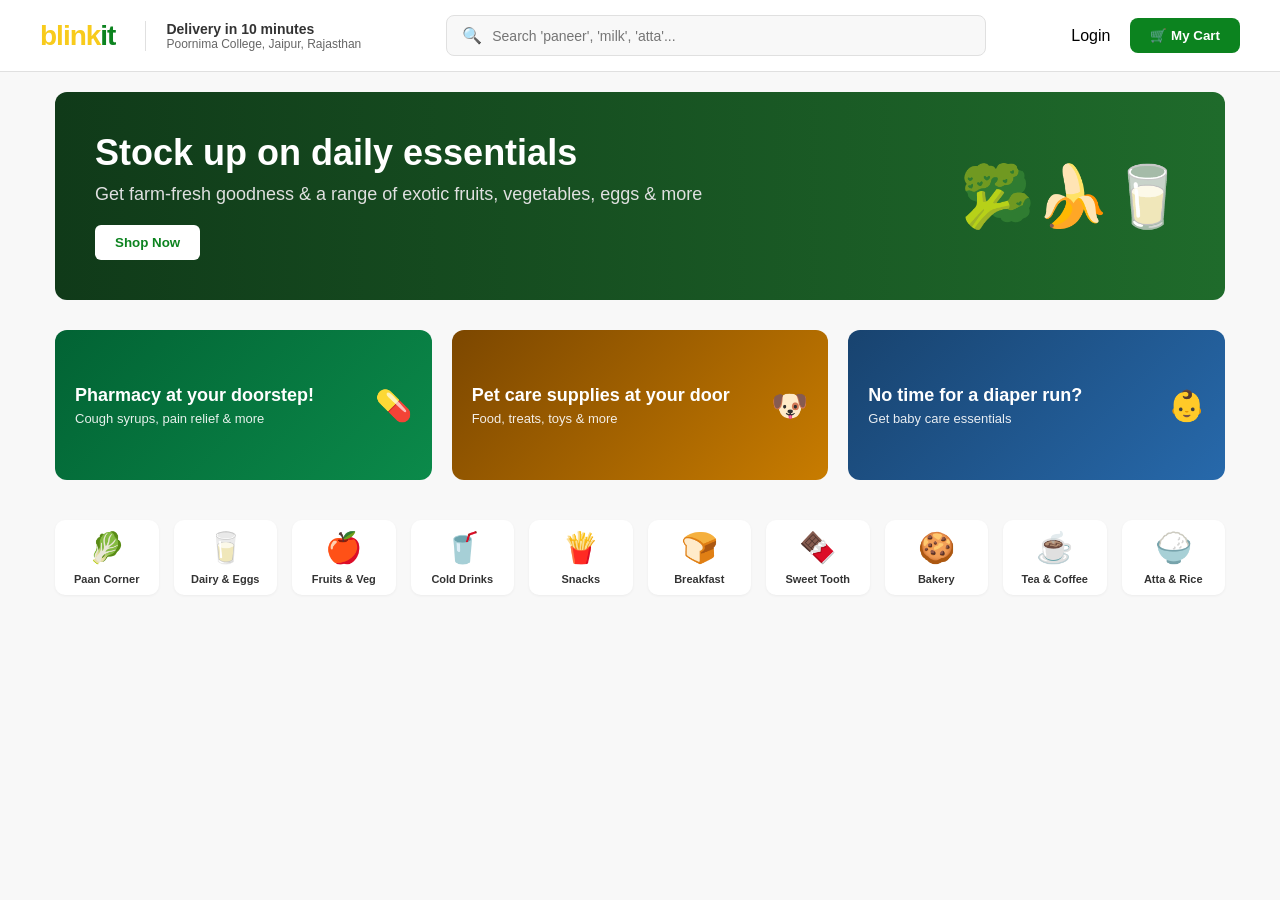
<file: Blinkit/index.html>
<!DOCTYPE html>
<html lang="en">
<head>
    <meta charset="UTF-8">
    <meta name="viewport" content="width=device-width, initial-scale=1.0">
    <title>Blinkit Clone</title>
    <!-- Link to the external CSS file -->
    <link rel="stylesheet" href="style.css">
</head>
<body>

    <!-- Header -->
    <header>
        <div class="header-left">
            <div class="logo">blink<span>it</span></div>
            <div class="location-box">
                <h4>Delivery in 10 minutes</h4>
                <p>Poornima College, Jaipur, Rajasthan</p>
            </div>
        </div>
        
        <div class="search-bar">
            <span>🔍</span> <input type="text" placeholder="Search 'paneer', 'milk', 'atta'...">
        </div>

        <div class="auth-buttons">
            <button class="login-btn">Login</button>
            <button class="cart-btn">🛒 My Cart</button>
        </div>
    </header>

    <!-- Main Content -->
    <div class="container">
        
        <!-- Hero Banner -->
        <div class="banner">
            <div class="banner-text">
                <h1>Stock up on daily essentials</h1>
                <p>Get farm-fresh goodness & a range of exotic fruits, vegetables, eggs & more</p>
                <button class="shop-btn">Shop Now</button>
            </div>
            <div class="banner-icons">🥦🍌🥛</div>
        </div>

        <!-- 3 Promo Cards -->
        <div class="promo-grid">
            <div class="promo-card card-1">
                <div>
                    <h3>Pharmacy at your doorstep!</h3>
                    <p>Cough syrups, pain relief & more</p>
                </div>
                <div>💊</div>
            </div>
            <div class="promo-card card-2">
                <div>
                    <h3>Pet care supplies at your door</h3>
                    <p>Food, treats, toys & more</p>
                </div>
                <div>🐶</div>
            </div>
            <div class="promo-card card-3">
                <div>
                    <h3>No time for a diaper run?</h3>
                    <p>Get baby care essentials</p>
                </div>
                <div>👶</div>
            </div>
        </div>

        <!-- Category Grid Row -->
        <div class="category-grid">
            <div class="category-item"><div class="cat-icon">🥬</div><span>Paan Corner</span></div>
            <div class="category-item"><div class="cat-icon">🥛</div><span>Dairy & Eggs</span></div>
            <div class="category-item"><div class="cat-icon">🍎</div><span>Fruits & Veg</span></div>
            <div class="category-item"><div class="cat-icon">🥤</div><span>Cold Drinks</span></div>
            <div class="category-item"><div class="cat-icon">🍟</div><span>Snacks</span></div>
            <div class="category-item"><div class="cat-icon">🍞</div><span>Breakfast</span></div>
            <div class="category-item"><div class="cat-icon">🍫</div><span>Sweet Tooth</span></div>
            <div class="category-item"><div class="cat-icon">🍪</div><span>Bakery</span></div>
            <div class="category-item"><div class="cat-icon">☕</div><span>Tea & Coffee</span></div>
            <div class="category-item"><div class="cat-icon">🍚</div><span>Atta & Rice</span></div>
        </div>

    </div>

</body>
</html>
</file>
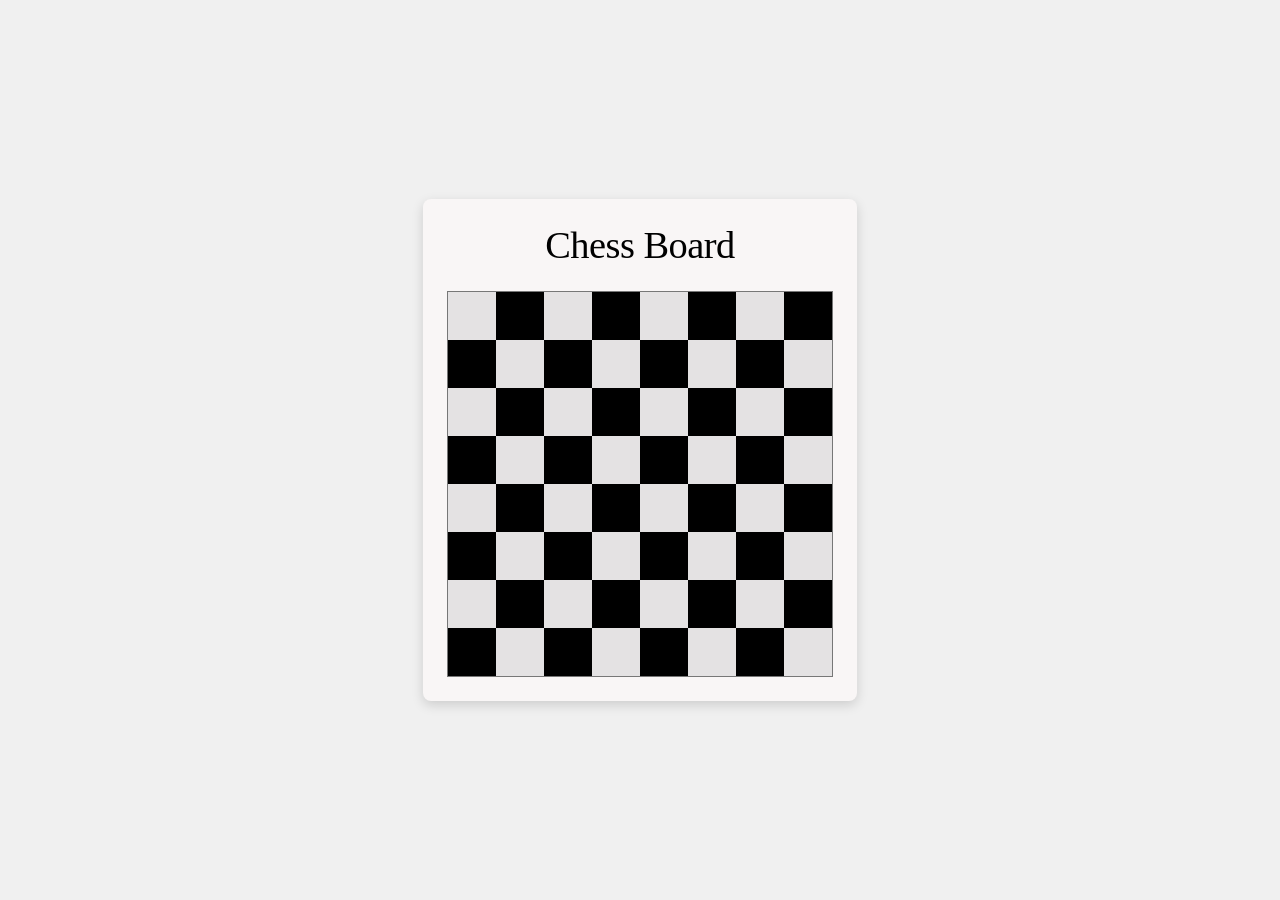
<file: chess/index.html>
<!DOCTYPE html>
<html lang="en">
<head>
  <meta charset="UTF-8">
  <meta name="viewport" content="width=device-width, initial-scale=1.0">
  <title>GeeksforGeeks Chessboard</title>
  <!-- Link to the external CSS file -->
  <link rel="stylesheet" href="style.css">
</head>
<body>

  <div class="container">
    <h1 class="logo-heading">Chess Board</h1>
    
    <div class="chessboard">
      <!-- Row 1 -->
      <div class="square light"></div><div class="square dark"></div><div class="square light"></div><div class="square dark"></div><div class="square light"></div><div class="square dark"></div><div class="square light"></div><div class="square dark"></div>
      <!-- Row 2 -->
      <div class="square dark"></div><div class="square light"></div><div class="square dark"></div><div class="square light"></div><div class="square dark"></div><div class="square light"></div><div class="square dark"></div><div class="square light"></div>
      <!-- Row 3 -->
      <div class="square light"></div><div class="square dark"></div><div class="square light"></div><div class="square dark"></div><div class="square light"></div><div class="square dark"></div><div class="square light"></div><div class="square dark"></div>
      <!-- Row 4 -->
      <div class="square dark"></div><div class="square light"></div><div class="square dark"></div><div class="square light"></div><div class="square dark"></div><div class="square light"></div><div class="square dark"></div><div class="square light"></div>
      <!-- Row 5 -->
      <div class="square light"></div><div class="square dark"></div><div class="square light"></div><div class="square dark"></div><div class="square light"></div><div class="square dark"></div><div class="square light"></div><div class="square dark"></div>
      <!-- Row 6 -->
      <div class="square dark"></div><div class="square light"></div><div class="square dark"></div><div class="square light"></div><div class="square dark"></div><div class="square light"></div><div class="square dark"></div><div class="square light"></div>
      <!-- Row 7 -->
      <div class="square light"></div><div class="square dark"></div><div class="square light"></div><div class="square dark"></div><div class="square light"></div><div class="square dark"></div><div class="square light"></div><div class="square dark"></div>
      <!-- Row 8 -->
      <div class="square dark"></div><div class="square light"></div><div class="square dark"></div><div class="square light"></div><div class="square dark"></div><div class="square light"></div><div class="square dark"></div><div class="square light"></div>
    </div>
  </div>

</body>
</html>
</file>
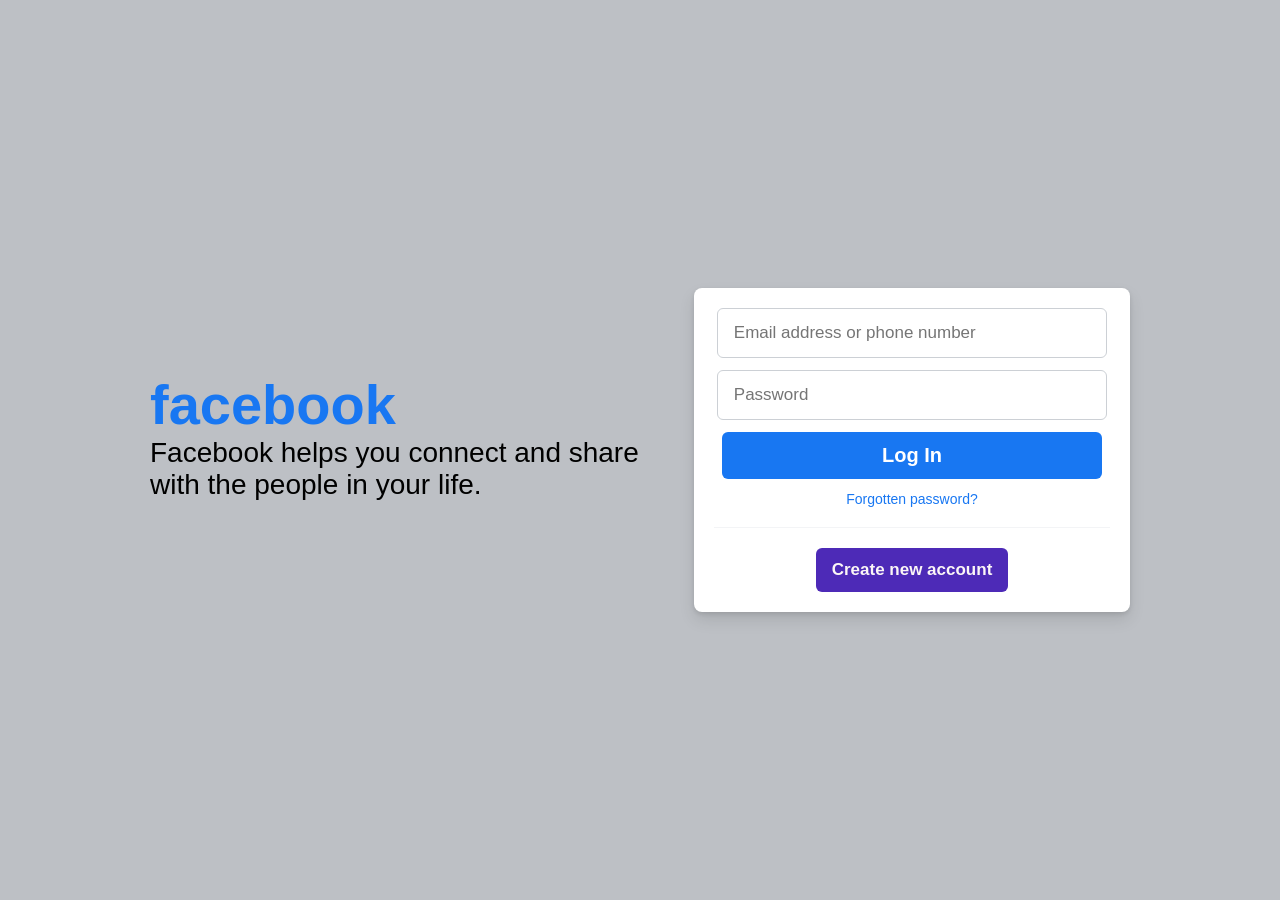
<file: Facebook/index.html>
<!DOCTYPE html>
<html>
<head>
    <title>Facebook - log in or sign up</title>
    <style>
        body {
            font-family: Helvetica, Arial, sans-serif;
            background-color: #bdc0c5;
            display: flex;
            justify-content: center;
            align-items: center;
            height: 100vh;
            margin: 0;
        }
        .container {
            display: flex;
            justify-content: space-between;
            align-items: center;
            width: 980px;
        }
        .left-side {
            width: 500px;
            padding-right: 32px;
        }
        .left-side h1 {
            color: #1877f2;
            font-size: 56px;
            margin: 0;
        }
        .left-side p {
            font-size: 28px;
            line-height: 32px;
            margin-top: 0;
        }
        .right-side {
            width: 396px;
            background-color: #ffffff;
            padding: 20px;
            border-radius: 8px;
            box-shadow: 0 2px 4px rgba(0, 0, 0, 0.1), 0 8px 16px rgba(0, 0, 0, 0.1);
            text-align: center;
        }
        .right-side input {
            width: 90%;
            padding: 14px 16px;
            font-size: 17px;
            border: 1px solid #ccd0d5;
            border-radius: 6px;
            margin-bottom: 12px;
        }
        .login-btn {
            width: 96%;
            background-color: #1877f2;
            color: white;
            border: none;
            border-radius: 6px;
            font-size: 20px;
            font-weight: bold;
            padding: 12px;
            cursor: pointer;
            margin-bottom: 12px;
        }
        .login-btn:hover {
            background-color: #166fe5;
        }
        .forgot-link {
            display: block;
            color: #1877f2;
            font-size: 14px;
            text-decoration: none;
            margin-bottom: 20px;
        }
        .forgot-link:hover {
            text-decoration: underline;
        }
        hr {
            border: none;
            border-top: 1px solid #f3f4f6;
            margin-bottom: 20px;
        }
        .create-btn {
            background-color: #4d2ab7;
            color: rgb(251, 246, 246);
            border: none;
            border-radius: 6px;
            font-size: 17px;
            font-weight: bold;
            padding: 12px 16px;
            cursor: pointer;
        }
        .create-btn:hover {
            background-color: #36a420;
        }
    </style>
</head>
<body>

    <div class="container">
        <!-- Left Side: Branding -->
        <div class="left-side">
            <h1>facebook</h1>
            <p>Facebook helps you connect and share with the people in your life.</p>
        </div>

        <!-- Right Side: Login Box -->
        <div class="right-side">
            <form>
                <input type="text" name="email" placeholder="Email address or phone number"><br>
                <input type="password" name="password" placeholder="Password"><br>
                <button type="submit" class="login-btn">Log In</button>
            </form>

            <a href="#" class="forgot-link">Forgotten password?</a>
            
            <hr>
            
            <button class="create-btn">Create new account</button>
        </div>
    </div>

</body>
</html>
</file>
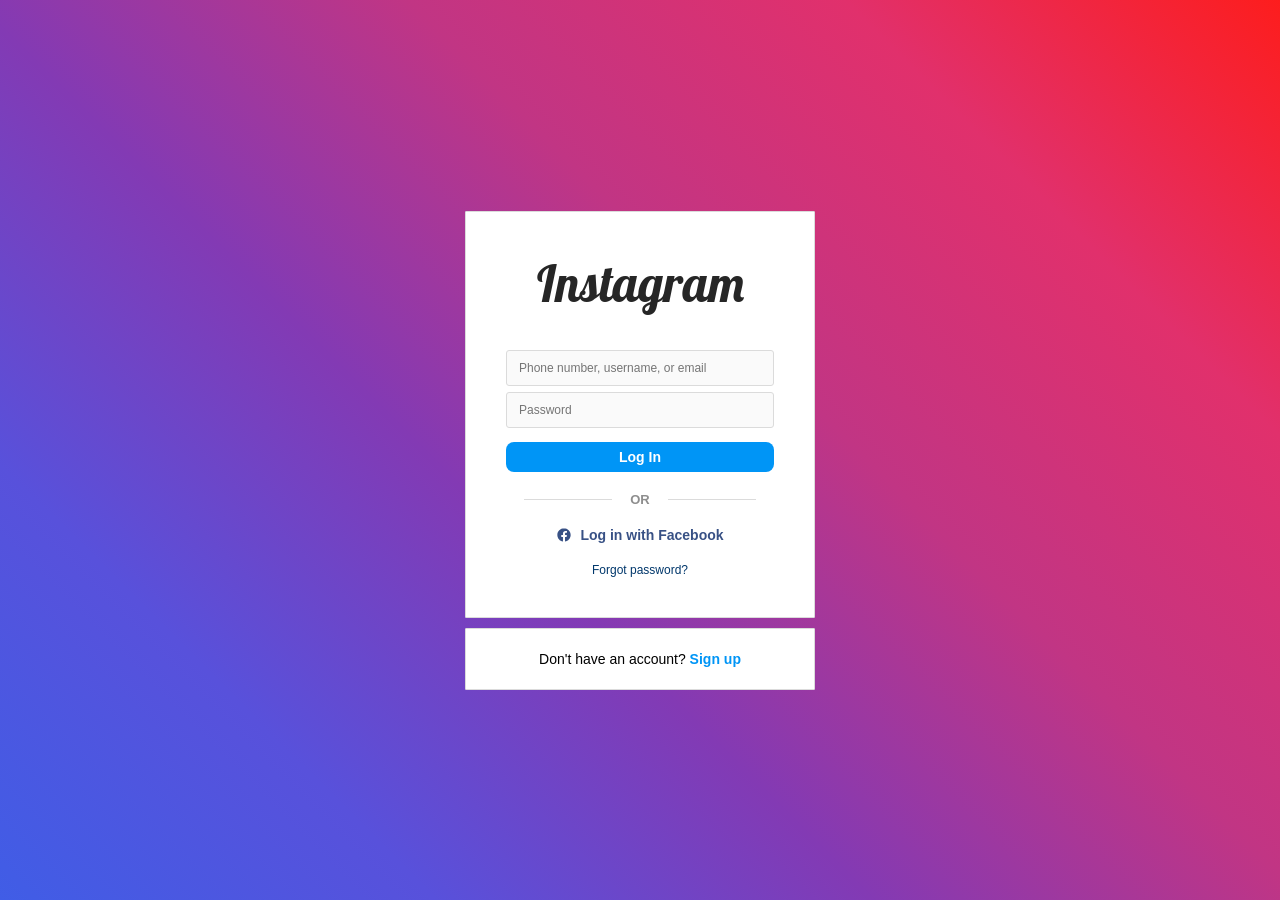
<file: Instagram/index.html>
<!DOCTYPE html>
<html lang="en">
<head>
    <meta charset="UTF-8">
    <meta name="viewport" content="width=device-width, initial-scale=1.0">
    <title>Login • Instagram</title>
    <!-- Link to external CSS -->
    <link rel="stylesheet" href="style.css">
</head>
<body>

    <div class="main-container">
        <!-- Login Card -->
        <div class="login-box">
            <div class="logo">Instagram</div>
            <form>
                <input type="text" name="username" placeholder="Phone number, username, or email">
                <input type="password" name="password" placeholder="Password">
                <button type="submit" class="login-btn">Log In</button>
            </form>
            
            <div class="or-divider">OR</div>
            
            <a href="#" class="fb-login">
                <svg class="fb-icon" viewBox="0 0 24 24" fill="#385185">
                    <path d="M12 2.04c-5.5 0-10 4.5-10 10 0 5 3.66 9.13 8.44 9.88v-6.99h-2.54v-2.89h2.54v-2.2c0-2.5 1.49-3.89 3.77-3.89 1.09 0 2.23.19 2.23.19v2.46h-1.26c-1.24 0-1.63.77-1.63 1.56v1.88h2.77l-.44 2.89h-2.33v6.99c4.78-.75 8.44-4.88 8.44-9.88 0-5.5-4.5-10-10-10z"/>
                </svg>
                Log in with Facebook
            </a>
            
            <a href="#" class="forgot-pw">Forgot password?</a>
        </div>

        <!-- Sign Up Card -->
        <div class="signup-box">
            Don't have an account? <a href="#">Sign up</a>
        </div>
    </div>

</body>
</html>
</file>
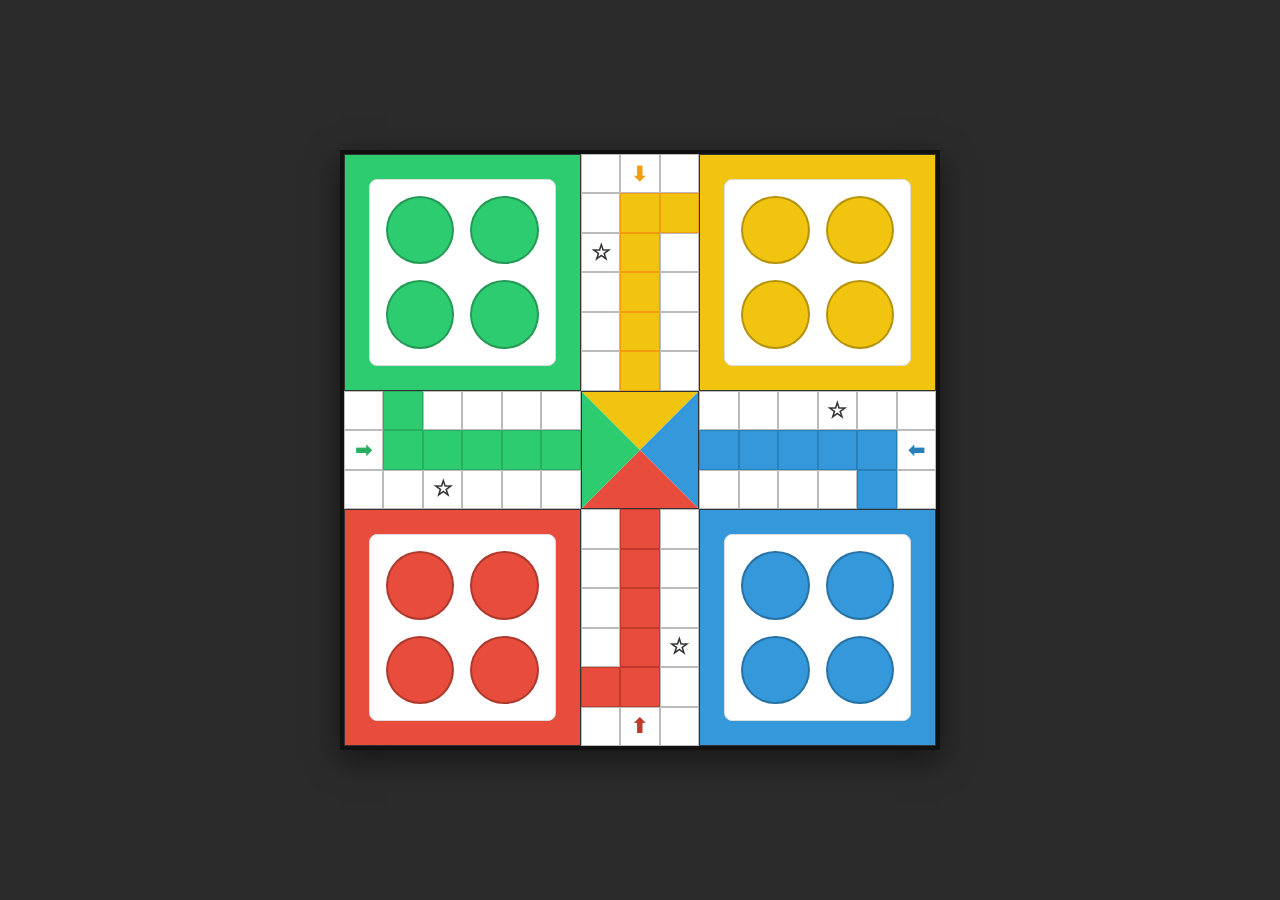
<file: ludo/index.html>
<!DOCTYPE html>
<html lang="en">
<head>
  <meta charset="UTF-8" />
  <meta name="viewport" content="width=device-width, initial-scale=1.0" />
  <title>Ludo Board</title>
  <!-- Link to the external CSS file -->
  <link rel="stylesheet" href="style.css">
</head>
<body>

  <div class="ludo-board">
    <!-- Green Base -->
    <div class="base base-green">
      <div class="base-inner">
        <div class="circle"></div><div class="circle"></div>
        <div class="circle"></div><div class="circle"></div>
      </div>
    </div>

    <!-- Yellow Base -->
    <div class="base base-yellow">
      <div class="base-inner">
        <div class="circle"></div><div class="circle"></div>
        <div class="circle"></div><div class="circle"></div>
      </div>
    </div>

    <!-- Red Base -->
    <div class="base base-red">
      <div class="base-inner">
        <div class="circle"></div><div class="circle"></div>
        <div class="circle"></div><div class="circle"></div>
      </div>
    </div>

    <!-- Blue Base -->
    <div class="base base-blue">
      <div class="base-inner">
        <div class="circle"></div><div class="circle"></div>
        <div class="circle"></div><div class="circle"></div>
      </div>
    </div>

    <!-- Center Triangles -->
    <div class="center-box">
      <div class="triangle-top"></div>
      <div class="triangle-right"></div>
      <div class="triangle-bottom"></div>
      <div class="triangle-left"></div>
    </div>

    <!-- TOP ARM (Columns 7 to 9, Rows 1 to 6) -->
    <!-- Row 1 -->
    <div class="cell" style="grid-area: 1/7;"></div>
    <div class="cell arrow text-y" style="grid-area: 1/8;">⬇</div>
    <div class="cell" style="grid-area: 1/9;"></div>
    <!-- Row 2 -->
    <div class="cell" style="grid-area: 2/7;"></div>
    <div class="cell bg-y" style="grid-area: 2/8;"></div>
    <div class="cell bg-y" style="grid-area: 2/9;"></div>
    <!-- Row 3 -->
    <div class="cell star" style="grid-area: 3/7;">☆</div>
    <div class="cell bg-y" style="grid-area: 3/8;"></div>
    <div class="cell" style="grid-area: 3/9;"></div>
    <!-- Row 4 -->
    <div class="cell" style="grid-area: 4/7;"></div>
    <div class="cell bg-y" style="grid-area: 4/8;"></div>
    <div class="cell" style="grid-area: 4/9;"></div>
    <!-- Row 5 -->
    <div class="cell" style="grid-area: 5/7;"></div>
    <div class="cell bg-y" style="grid-area: 5/8;"></div>
    <div class="cell" style="grid-area: 5/9;"></div>
    <!-- Row 6 -->
    <div class="cell" style="grid-area: 6/7;"></div>
    <div class="cell bg-y" style="grid-area: 6/8;"></div>
    <div class="cell" style="grid-area: 6/9;"></div>

    <!-- BOTTOM ARM (Columns 7 to 9, Rows 10 to 15) -->
    <!-- Row 10 -->
    <div class="cell" style="grid-area: 10/7;"></div>
    <div class="cell bg-r" style="grid-area: 10/8;"></div>
    <div class="cell" style="grid-area: 10/9;"></div>
    <!-- Row 11 -->
    <div class="cell" style="grid-area: 11/7;"></div>
    <div class="cell bg-r" style="grid-area: 11/8;"></div>
    <div class="cell" style="grid-area: 11/9;"></div>
    <!-- Row 12 -->
    <div class="cell" style="grid-area: 12/7;"></div>
    <div class="cell bg-r" style="grid-area: 12/8;"></div>
    <div class="cell" style="grid-area: 12/9;"></div>
    <!-- Row 13 -->
    <div class="cell" style="grid-area: 13/7;"></div>
    <div class="cell bg-r" style="grid-area: 13/8;"></div>
    <div class="cell star" style="grid-area: 13/9;">☆</div>
    <!-- Row 14 -->
    <div class="cell bg-r" style="grid-area: 14/7;"></div>
    <div class="cell bg-r" style="grid-area: 14/8;"></div>
    <div class="cell" style="grid-area: 14/9;"></div>
    <!-- Row 15 -->
    <div class="cell" style="grid-area: 15/7;"></div>
    <div class="cell arrow text-r" style="grid-area: 15/8;">⬆</div>
    <div class="cell" style="grid-area: 15/9;"></div>

    <!-- LEFT ARM (Columns 1 to 6, Rows 7 to 9) -->
    <!-- Row 7 -->
    <div class="cell" style="grid-area: 7/1;"></div>
    <div class="cell bg-g" style="grid-area: 7/2;"></div>
    <div class="cell" style="grid-area: 7/3;"></div>
    <div class="cell" style="grid-area: 7/4;"></div>
    <div class="cell" style="grid-area: 7/5;"></div>
    <div class="cell" style="grid-area: 7/6;"></div>
    <!-- Row 8 -->
    <div class="cell arrow text-g" style="grid-area: 8/1;">➡</div>
    <div class="cell bg-g" style="grid-area: 8/2;"></div>
    <div class="cell bg-g" style="grid-area: 8/3;"></div>
    <div class="cell bg-g" style="grid-area: 8/4;"></div>
    <div class="cell bg-g" style="grid-area: 8/5;"></div>
    <div class="cell bg-g" style="grid-area: 8/6;"></div>
    <!-- Row 9 -->
    <div class="cell" style="grid-area: 9/1;"></div>
    <div class="cell" style="grid-area: 9/2;"></div>
    <div class="cell star" style="grid-area: 9/3;">☆</div>
    <div class="cell" style="grid-area: 9/4;"></div>
    <div class="cell" style="grid-area: 9/5;"></div>
    <div class="cell" style="grid-area: 9/6;"></div>

    <!-- RIGHT ARM (Columns 10 to 15, Rows 7 to 9) -->
    <!-- Row 7 -->
    <div class="cell" style="grid-area: 7/10;"></div>
    <div class="cell" style="grid-area: 7/11;"></div>
    <div class="cell" style="grid-area: 7/12;"></div>
    <div class="cell star" style="grid-area: 7/13;">☆</div>
    <div class="cell" style="grid-area: 7/14;"></div>
    <div class="cell" style="grid-area: 7/15;"></div>
    <!-- Row 8 -->
    <div class="cell bg-b" style="grid-area: 8/10;"></div>
    <div class="cell bg-b" style="grid-area: 8/11;"></div>
    <div class="cell bg-b" style="grid-area: 8/12;"></div>
    <div class="cell bg-b" style="grid-area: 8/13;"></div>
    <div class="cell bg-b" style="grid-area: 8/14;"></div>
    <div class="cell arrow text-b" style="grid-area: 8/15;">⬅</div>
    <!-- Row 9 -->
    <div class="cell" style="grid-area: 9/10;"></div>
    <div class="cell" style="grid-area: 9/11;"></div>
    <div class="cell" style="grid-area: 9/12;"></div>
    <div class="cell" style="grid-area: 9/13;"></div>
    <div class="cell bg-b" style="grid-area: 9/14;"></div>
    <div class="cell" style="grid-area: 9/15;"></div>
  </div>

</body>
</html>
</file>
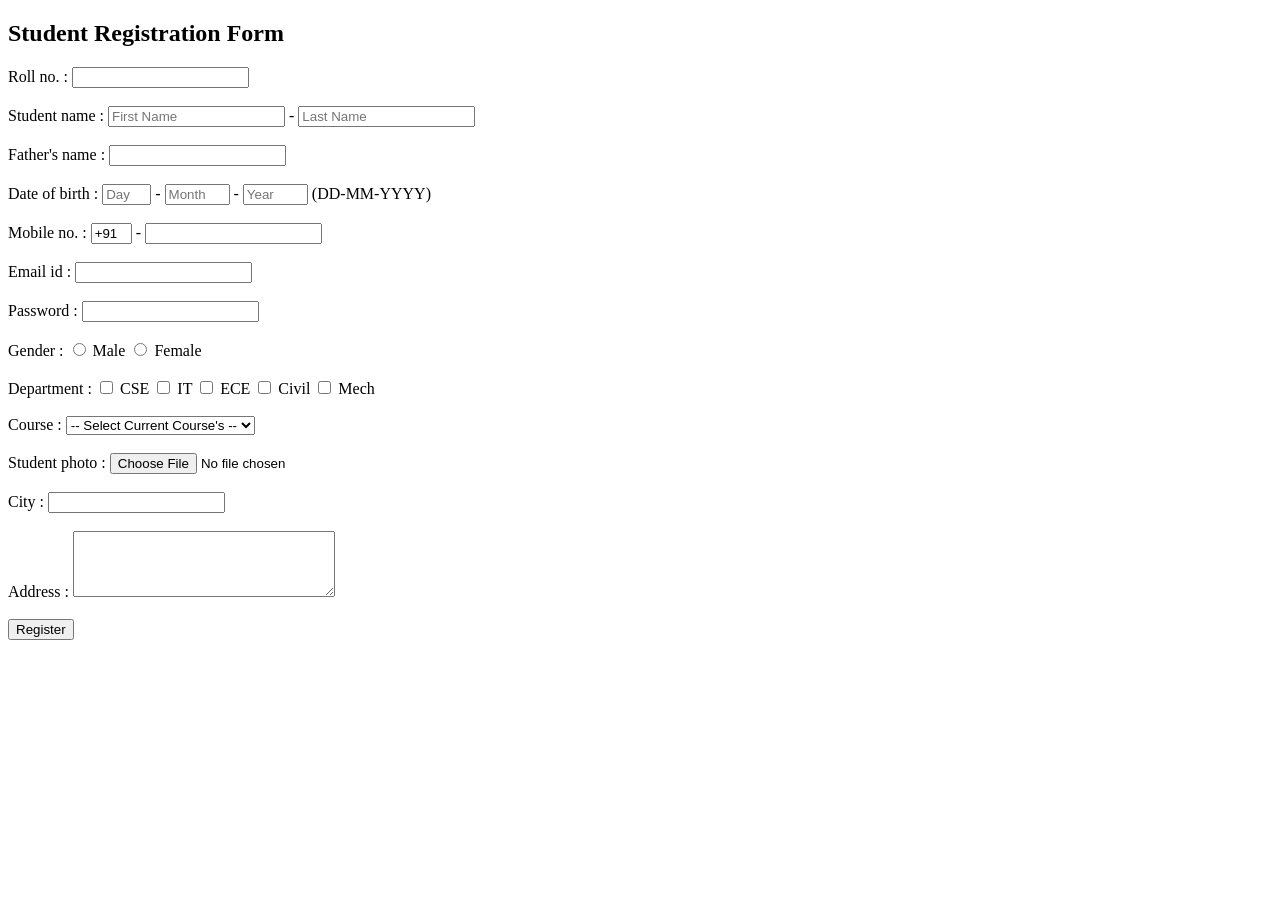
<file: Day 1/form.html>
<!DOCTYPE html>
<html>
<head>
    <title>Student Registration Form</title>
</head>
<body>

    <h2>Student Registration Form</h2>

    <form>
        Roll no. : <input type="text" name="rollno"><br><br>
        
        Student name : 
        <input type="text" name="firstname" placeholder="First Name"> - 
        <input type="text" name="lastname" placeholder="Last Name"><br><br>
        
        Father's name : <input type="text" name="fathername"><br><br>
        
        Date of birth : 
        <input type="text" name="day" placeholder="Day" size="4"> - 
        <input type="text" name="month" placeholder="Month" size="6"> - 
        <input type="text" name="year" placeholder="Year" size="6"> (DD-MM-YYYY)<br><br>
        
        Mobile no. : <input type="text" value="+91" size="3" readonly> - <input type="tel" name="mobile"><br><br>
        
        Email id : <input type="email" name="email"><br><br>
        
        Password : <input type="password" name="password"><br><br>
        
        Gender : 
        <input type="radio" name="gender" value="Male"> Male 
        <input type="radio" name="gender" value="Female"> Female<br><br>
        
        Department : 
        <input type="checkbox" name="dept" value="CSE"> CSE 
        <input type="checkbox" name="dept" value="IT"> IT 
        <input type="checkbox" name="dept" value="ECE"> ECE 
        <input type="checkbox" name="dept" value="Civil"> Civil 
        <input type="checkbox" name="dept" value="Mech"> Mech<br><br>
        
        Course : 
        <select name="course">
            <option>-- Select Current Course's --</option>
            <option value="btech">B.Tech</option>
            <option value="mtech">M.Tech</option>
            <option value="bca">BCA</option>
            <option value="mca">MCA</option>
        </select><br><br>
        
        Student photo : <input type="file" name="photo"><br><br>
        
        City : <input type="text" name="city"><br><br>
        
        Address : <textarea name="address" rows="4" cols="30"></textarea><br><br>
        
        <input type="submit" value="Register">
    </form>

</body>
</htm>
</file>
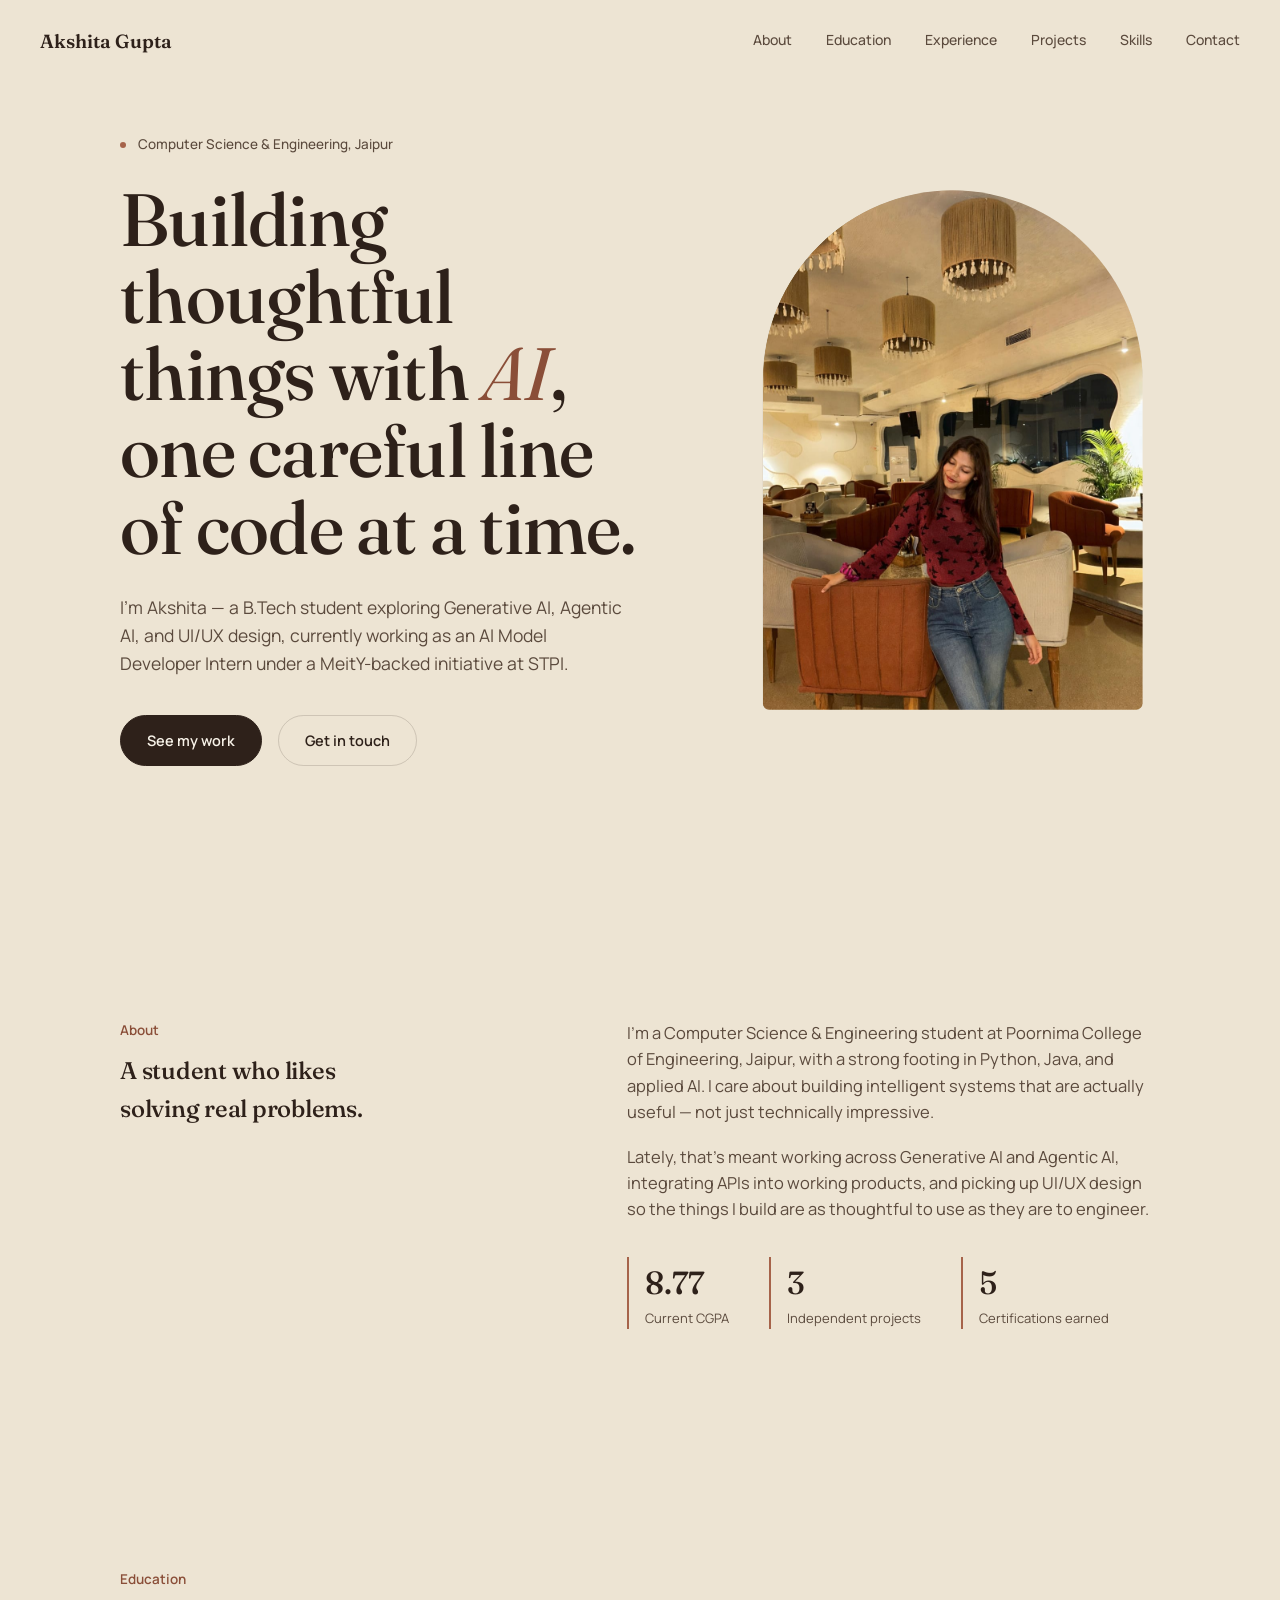
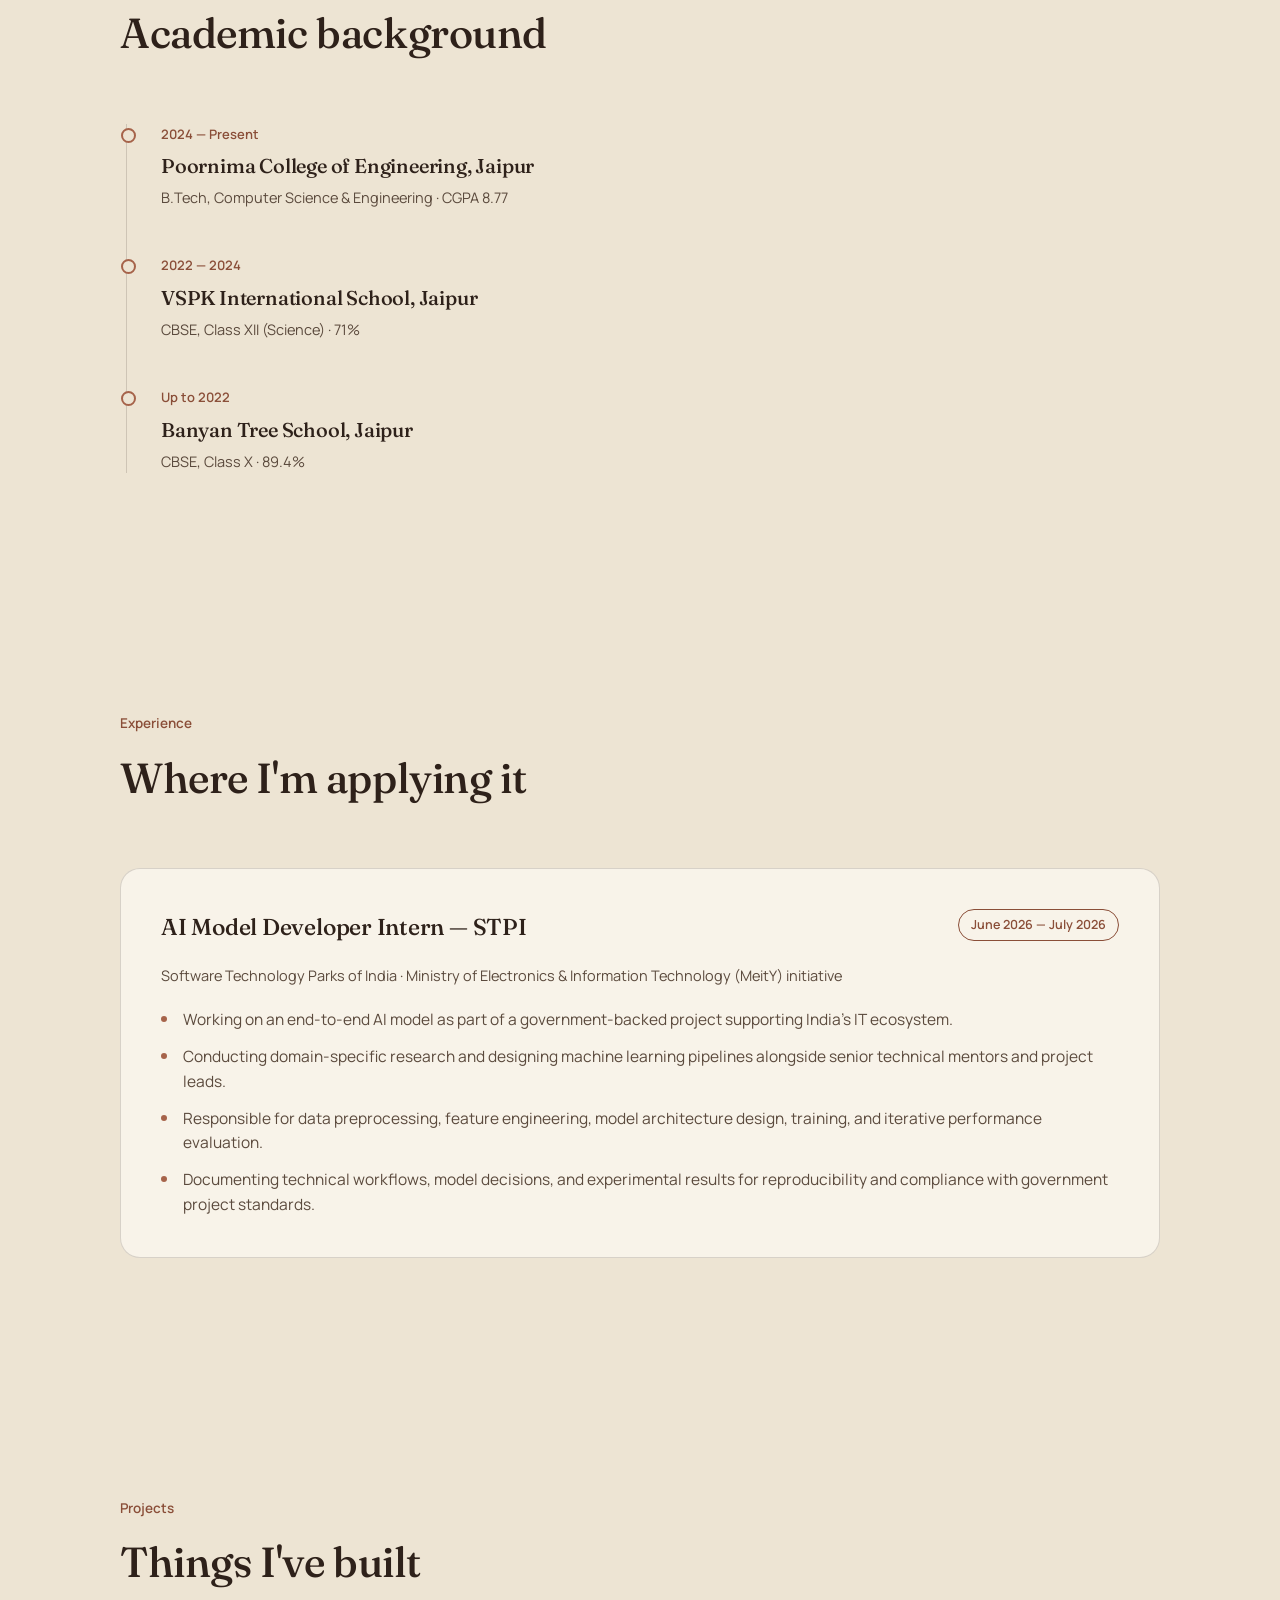
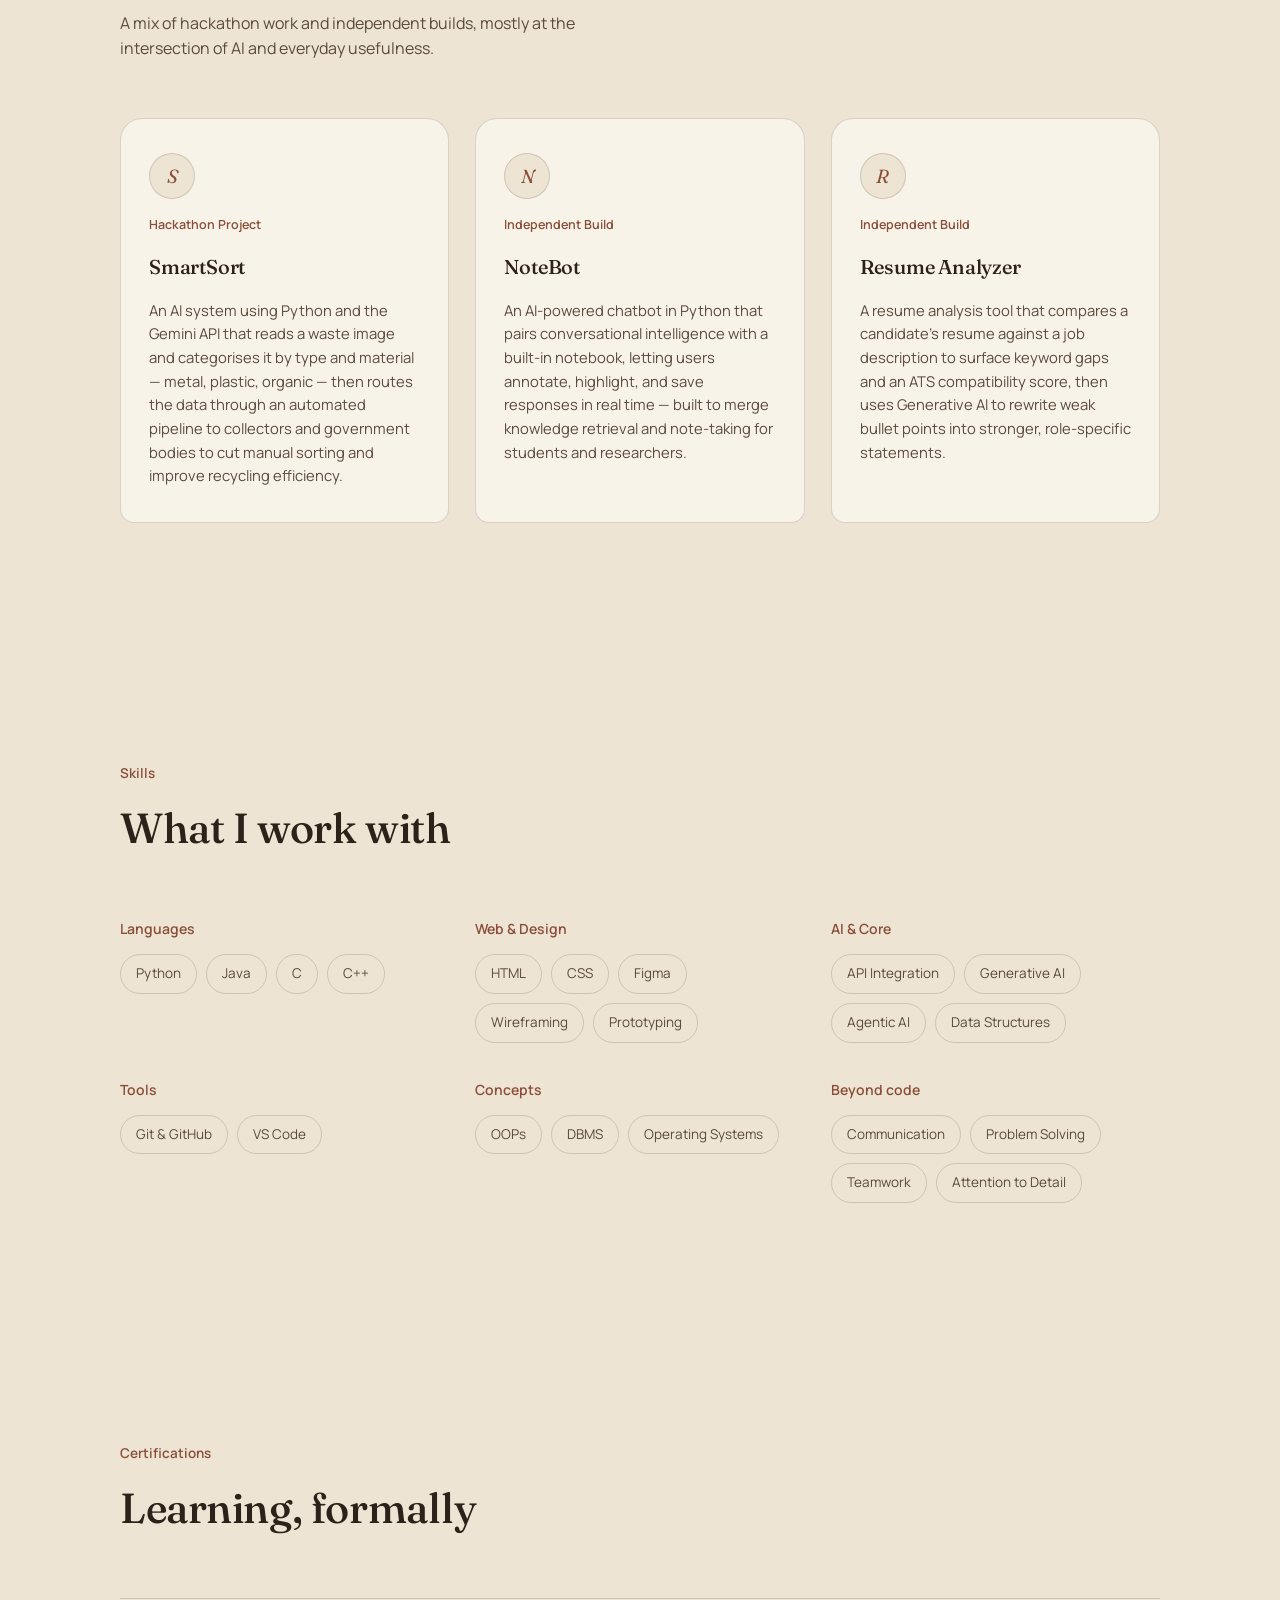
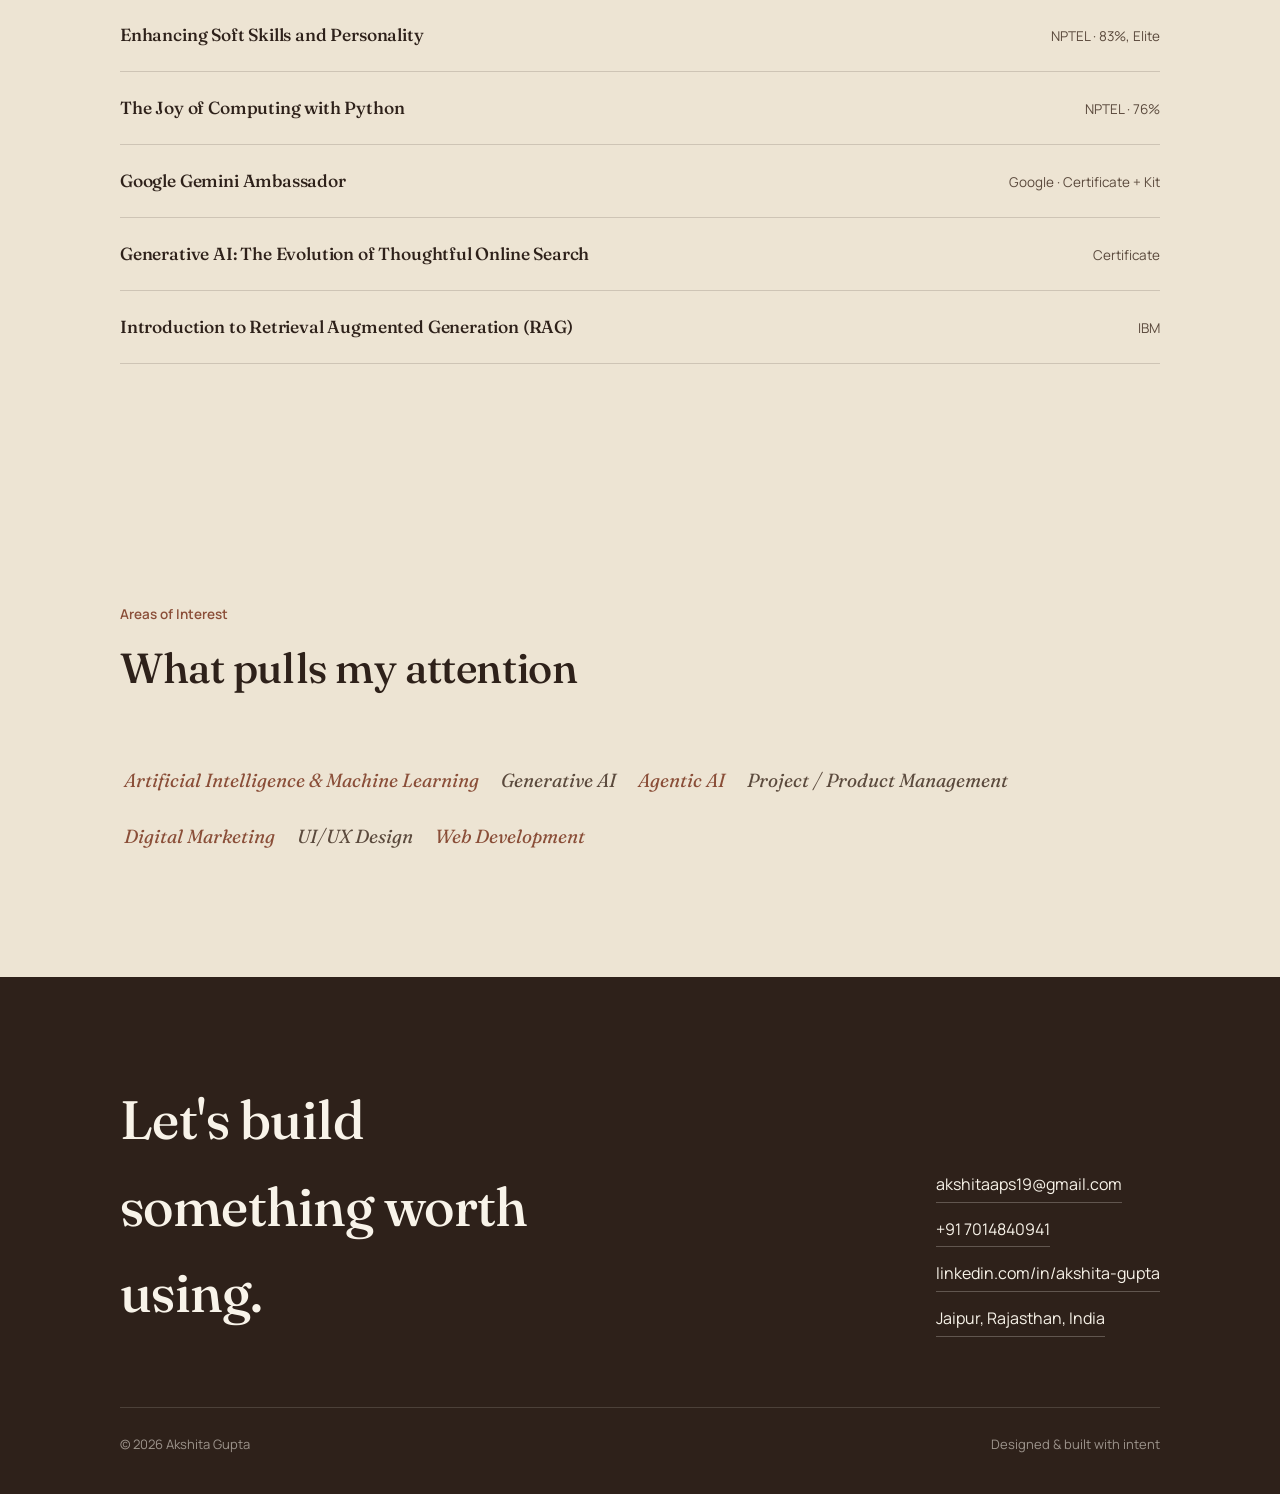
<file: Portfolio/Akshita_Gupta_Portfolio.html>
<!DOCTYPE html>
<html lang="en">
<head>
<meta charset="UTF-8">
<meta name="viewport" content="width=device-width, initial-scale=1.0">
<title>Akshita Gupta — Portfolio</title>
<link rel="preconnect" href="https://fonts.googleapis.com">
<link rel="preconnect" href="https://fonts.gstatic.com" crossorigin>
<link href="https://fonts.googleapis.com/css2?family=Fraunces:opsz,wght@9..144,300;9..144,400;9..144,500;9..144,600;9..144,700&family=Manrope:wght@400;500;600;700&display=swap" rel="stylesheet">
<style>
  :root{
    --cream:#EDE4D3;
    --cream-hi:#F8F3E9;
    --ink:#2E211A;
    --ink-soft:#5B4A3D;
    --clay:#A6634A;
    --clay-deep:#8A4E38;
    --gold:#8C7851;
    --line: rgba(46,33,26,0.16);
    --radius-arch: 240px;
  }
  *{margin:0;padding:0;box-sizing:border-box;}
  html{scroll-behavior:smooth;}
  body{
    background:var(--cream);
    color:var(--ink);
    font-family:'Manrope',sans-serif;
    font-weight:400;
    line-height:1.6;
    overflow-x:hidden;
  }
  h1,h2,h3,.serif{
    font-family:'Fraunces',serif;
    font-weight:500;
    letter-spacing:-0.01em;
    color:var(--ink);
  }
  a{color:inherit;text-decoration:none;}
  ::selection{background:var(--clay);color:var(--cream-hi);}

  @media (prefers-reduced-motion: reduce){
    *{animation-duration:0.01ms !important; animation-iteration-count:1 !important; transition-duration:0.01ms !important; scroll-behavior:auto !important;}
  }

  /* ---------- Layout shell ---------- */
  .wrap{max-width:1120px; margin:0 auto; padding:0 40px;}
  section{padding:120px 0; scroll-margin-top:100px;}
  footer{scroll-margin-top:100px;}
  @media (max-width:720px){
    .wrap{padding:0 24px;}
    section{padding:80px 0; scroll-margin-top:84px;}
    footer{scroll-margin-top:84px;}
  }

  /* ---------- Nav ---------- */
  nav{
    position:fixed; top:0; left:0; right:0; z-index:50;
    display:flex; justify-content:space-between; align-items:center;
    padding:26px 40px;
    mix-blend-mode:normal;
    transition:background 0.4s ease, padding 0.4s ease, box-shadow .4s ease;
  }
  nav.scrolled{
    background:rgba(237,228,211,0.88);
    backdrop-filter:blur(10px);
    padding:16px 40px;
    box-shadow:0 1px 0 var(--line);
  }
  .nav-mark{font-family:'Fraunces',serif; font-size:19px; font-weight:600;}
  .nav-links{display:flex; gap:34px; font-size:14px; font-weight:500; color:var(--ink-soft);}
  .nav-links a{position:relative; padding-bottom:3px;}
  .nav-links a::after{
    content:''; position:absolute; left:0; bottom:0; width:0; height:1px; background:var(--clay);
    transition:width .35s ease;
  }
  .nav-links a:hover::after{width:100%;}
  .nav-links a:hover{color:var(--ink);}
  @media (max-width:720px){ .nav-links{display:none;} }

  /* ---------- Hero ---------- */
  .hero{
    min-height:100svh;
    display:flex; align-items:center;
    padding-top:120px;
  }
  .hero .wrap{
    display:grid; grid-template-columns:1.15fr 0.85fr; gap:64px; align-items:center;
  }
  @media (max-width:900px){
    .hero .wrap{grid-template-columns:1fr; gap:48px;}
    .hero{padding-top:140px;}
  }
  .eyebrow-line{
    display:flex; align-items:center; gap:12px; margin-bottom:26px;
    font-size:13.5px; color:var(--ink-soft); font-weight:500;
  }
  .eyebrow-line .dot{width:6px;height:6px;border-radius:50%;background:var(--clay); flex:none;}
  .hero h1{
    font-size:clamp(42px, 6vw, 74px);
    line-height:1.04;
    font-weight:500;
  }
  .hero h1 em{
    font-style:italic; font-weight:400; color:var(--clay-deep);
  }
  .hero p.lede{
    margin-top:26px; max-width:46ch;
    font-size:17.5px; color:var(--ink-soft);
  }
  .hero-cta{margin-top:38px; display:flex; gap:16px; flex-wrap:wrap;}
  .btn{
    display:inline-flex; align-items:center; gap:8px;
    padding:13px 26px; border-radius:100px;
    font-size:14.5px; font-weight:600;
    border:1px solid var(--ink);
    transition:transform .3s cubic-bezier(.2,.7,.2,1), background .3s ease, color .3s ease, border-color .3s ease;
  }
  .btn-solid{background:var(--ink); color:var(--cream-hi);}
  .btn-solid:hover{background:var(--clay-deep); border-color:var(--clay-deep); transform:translateY(-2px);}
  .btn-outline{border-color:var(--line); color:var(--ink);}
  .btn-outline:hover{border-color:var(--ink); transform:translateY(-2px);}

  /* Arch photo frame — the one bold move */
  .arch-frame{
    position:relative;
    width:100%;
    max-width:380px;
    margin:0 auto;
    aspect-ratio:3/4.1;
    border-radius:var(--radius-arch) var(--radius-arch) 8px 8px;
    overflow:hidden;
    background:var(--gold);
    box-shadow:0 30px 60px -20px rgba(46,33,26,0.35);
    clip-path:inset(0 0 0 0 round var(--radius-arch) var(--radius-arch) 8px 8px);
  }
  .arch-frame img{
    width:100%; height:100%; object-fit:cover; object-position:50% 22%;
    transform:scale(1.08);
    transition:transform 1.2s cubic-bezier(.2,.7,.2,1);
  }
  .arch-frame:hover img{transform:scale(1.0);}
  .arch-frame .curtain{
    position:absolute; inset:0; background:var(--clay-deep);
    transform-origin:top;
    animation:curtainUp 1.1s cubic-bezier(.65,0,.35,1) 0.15s both;
    z-index:2;
  }
  @keyframes curtainUp{
    from{transform:scaleY(1);}
    to{transform:scaleY(0);}
  }
  .arch-ring{
    position:absolute; inset:-14px;
    border:1px solid var(--line);
    border-radius:calc(var(--radius-arch) + 14px) calc(var(--radius-arch) + 14px) 20px 20px;
    pointer-events:none;
  }

  .hero-heading-wrap{opacity:0; transform:translateY(14px); animation:heroIn .9s cubic-bezier(.2,.7,.2,1) 0.5s forwards;}
  @keyframes heroIn{to{opacity:1; transform:translateY(0);}}

  /* ---------- Section headings ---------- */
  .section-head{margin-bottom:56px; max-width:640px;}
  .section-num{font-size:13.5px; color:var(--clay-deep); font-weight:600; margin-bottom:10px; display:block;}
  .section-head h2{font-size:clamp(30px,4vw,42px); font-weight:500;}
  .section-head p{margin-top:14px; color:var(--ink-soft); font-size:16px; max-width:52ch;}

  /* reveal on scroll — restrained fade, and only active once JS confirms it's running.
     Content is fully visible by default so it never gets stuck hidden. */
  html.js-ready .reveal{
    opacity:0;
    transform:translateY(10px);
    transition:opacity 0.7s cubic-bezier(.2,.7,.2,1), transform 0.7s cubic-bezier(.2,.7,.2,1);
  }
  html.js-ready .reveal[data-hidden="false"]{
    opacity:1;
    transform:translateY(0);
  }

  /* ---------- About ---------- */
  .about-grid{display:grid; grid-template-columns:0.9fr 1.1fr; gap:70px;}
  @media (max-width:820px){.about-grid{grid-template-columns:1fr; gap:36px;}}
  .about-grid p{color:var(--ink-soft); font-size:16.5px; margin-bottom:18px; max-width:56ch;}
  .stat-row{display:flex; gap:40px; margin-top:34px; flex-wrap:wrap;}
  .stat{border-left:2px solid var(--clay); padding-left:16px;}
  .stat .num{font-family:'Fraunces',serif; font-size:32px; font-weight:500;}
  .stat .label{font-size:13px; color:var(--ink-soft);}

  /* ---------- Education timeline ---------- */
  .timeline{border-left:1px solid var(--line); margin-left:6px;}
  .tl-item{position:relative; padding:0 0 46px 34px;}
  .tl-item:last-child{padding-bottom:0;}
  .tl-item::before{
    content:''; position:absolute; left:-6px; top:4px; width:11px; height:11px;
    border-radius:50%; background:var(--cream); border:2px solid var(--clay);
  }
  .tl-year{font-size:13px; color:var(--clay-deep); font-weight:600; margin-bottom:6px;}
  .tl-item h3{font-size:20px; font-weight:500;}
  .tl-item .tl-sub{color:var(--ink-soft); font-size:14.5px; margin-top:4px;}

  /* ---------- Experience ---------- */
  .exp-card{
    border:1px solid var(--line); border-radius:20px;
    padding:40px; background:var(--cream-hi);
  }
  .exp-top{display:flex; justify-content:space-between; align-items:flex-start; gap:20px; flex-wrap:wrap; margin-bottom:18px;}
  .exp-top h3{font-size:23px; font-weight:500;}
  .exp-top .tag{
    font-size:12.5px; font-weight:600; color:var(--clay-deep);
    border:1px solid var(--clay-deep); padding:5px 12px; border-radius:100px; white-space:nowrap;
  }
  .exp-org{color:var(--ink-soft); font-size:14.5px; margin-bottom:20px;}
  .exp-card ul{list-style:none; display:flex; flex-direction:column; gap:12px;}
  .exp-card li{
    position:relative; padding-left:22px; color:var(--ink-soft); font-size:15.5px;
  }
  .exp-card li::before{
    content:''; position:absolute; left:0; top:9px; width:6px; height:6px; border-radius:50%; background:var(--clay);
  }

  /* ---------- Projects ---------- */
  .proj-grid{display:grid; grid-template-columns:repeat(3,1fr); gap:26px;}
  @media (max-width:900px){.proj-grid{grid-template-columns:1fr;}}
  .proj-card{
    background:var(--cream-hi);
    border:1px solid var(--line);
    border-radius:22px 22px 14px 14px;
    padding:34px 28px;
    display:flex; flex-direction:column; gap:16px;
    transition:transform .4s cubic-bezier(.2,.7,.2,1), box-shadow .4s ease, border-color .4s ease;
  }
  .proj-card:hover{
    transform:translateY(-6px);
    box-shadow:0 24px 40px -20px rgba(46,33,26,0.28);
    border-color:var(--clay);
  }
  .proj-icon{
    width:46px;height:46px;border-radius:50%;
    background:var(--cream); border:1px solid var(--line);
    display:flex; align-items:center; justify-content:center;
    font-family:'Fraunces',serif; font-style:italic; font-size:19px; color:var(--clay-deep);
  }
  .proj-card h3{font-size:20px; font-weight:500;}
  .proj-card .kicker{font-size:12.5px; color:var(--clay-deep); font-weight:600;}
  .proj-card p{color:var(--ink-soft); font-size:14.8px;}

  /* ---------- Skills ---------- */
  .skill-groups{display:grid; grid-template-columns:repeat(3,1fr); gap:36px 26px;}
  @media (max-width:820px){.skill-groups{grid-template-columns:1fr 1fr;}}
  @media (max-width:560px){.skill-groups{grid-template-columns:1fr;}}
  .skill-group h4{font-size:14px; font-weight:600; color:var(--clay-deep); margin-bottom:14px;}
  .chip-row{display:flex; flex-wrap:wrap; gap:9px;}
  .chip{
    font-size:13.5px; padding:8px 15px; border-radius:100px;
    border:1px solid var(--line); color:var(--ink-soft);
    transition:border-color .3s ease, color .3s ease, background .3s ease;
  }
  .chip:hover{border-color:var(--clay); color:var(--ink); background:var(--cream-hi);}

  /* ---------- Certifications ---------- */
  .cert-list{display:flex; flex-direction:column;}
  .cert-item{
    display:flex; justify-content:space-between; align-items:baseline; gap:20px;
    padding:22px 0; border-bottom:1px solid var(--line);
  }
  .cert-item:first-child{border-top:1px solid var(--line);}
  .cert-item h3{font-size:17.5px; font-weight:500;}
  .cert-item .cert-meta{font-size:13.5px; color:var(--ink-soft); white-space:nowrap;}

  /* ---------- Interests ---------- */
  .interest-cloud{display:flex; flex-wrap:wrap; gap:14px;}
  .interest-cloud span{
    font-family:'Fraunces',serif; font-style:italic;
    font-size:19px; color:var(--ink-soft);
    padding:6px 4px;
  }
  .interest-cloud span:nth-child(odd){color:var(--clay-deep);}

  /* ---------- Contact / Footer ---------- */
  footer{
    background:var(--ink); color:var(--cream-hi); padding:100px 0 40px;
  }
  footer h2{color:var(--cream-hi); font-size:clamp(34px,5vw,54px); max-width:14ch;}
  .footer-top{display:flex; justify-content:space-between; align-items:flex-end; gap:30px; flex-wrap:wrap; margin-bottom:70px;}
  .contact-links{display:flex; flex-direction:column; gap:14px; align-items:flex-start;}
  .contact-links a{
    font-size:16px; display:flex; align-items:center; gap:10px; color:var(--cream-hi);
    border-bottom:1px solid rgba(248,243,233,0.25); padding-bottom:4px;
    transition:border-color .3s ease, color .3s ease;
  }
  .contact-links a:hover{border-color:var(--clay); color:var(--clay);}
  .footer-bottom{
    display:flex; justify-content:space-between; flex-wrap:wrap; gap:14px;
    font-size:13px; color:rgba(248,243,233,0.55);
    border-top:1px solid rgba(248,243,233,0.15); padding-top:26px;
  }
</style>
</head>
<body>

<nav id="nav">
  <div class="nav-mark">Akshita Gupta</div>
  <div class="nav-links">
    <a href="#about">About</a>
    <a href="#education">Education</a>
    <a href="#experience">Experience</a>
    <a href="#projects">Projects</a>
    <a href="#skills">Skills</a>
    <a href="#contact">Contact</a>
  </div>
</nav>

<!-- HERO -->
<section class="hero">
  <div class="wrap">
    <div class="hero-heading-wrap">
      <div class="eyebrow-line"><span class="dot"></span>Computer Science & Engineering, Jaipur</div>
      <h1>Building thoughtful<br>things with <em>AI</em>,<br>one careful line<br>of code at a time.</h1>
      <p class="lede">I'm Akshita — a B.Tech student exploring Generative AI, Agentic AI, and UI/UX design, currently working as an AI Model Developer Intern under a MeitY-backed initiative at STPI.</p>
      <div class="hero-cta">
        <a href="#projects" class="btn btn-solid">See my work</a>
        <a href="#contact" class="btn btn-outline">Get in touch</a>
      </div>
    </div>
    <div class="hero-photo">
      <div class="arch-frame">
        <img src="[data-uri]" alt="Akshita Gupta">
        <div class="curtain"></div>
      </div>
    </div>
  </div>
</section>

<!-- ABOUT -->
<section id="about">
  <div class="wrap about-grid">
    <div>
      <span class="section-num">About</span>
      <h2>A student who likes<br>solving real problems.</h2>
    </div>
    <div>
      <p>I'm a Computer Science & Engineering student at Poornima College of Engineering, Jaipur, with a strong footing in Python, Java, and applied AI. I care about building intelligent systems that are actually useful — not just technically impressive.</p>
      <p>Lately, that's meant working across Generative AI and Agentic AI, integrating APIs into working products, and picking up UI/UX design so the things I build are as thoughtful to use as they are to engineer.</p>
      <div class="stat-row">
        <div class="stat"><div class="num">8.77</div><div class="label">Current CGPA</div></div>
        <div class="stat"><div class="num">3</div><div class="label">Independent projects</div></div>
        <div class="stat"><div class="num">5</div><div class="label">Certifications earned</div></div>
      </div>
    </div>
  </div>
</section>

<!-- EDUCATION -->
<section id="education">
  <div class="wrap">
    <div class="section-head">
      <span class="section-num">Education</span>
      <h2>Academic background</h2>
    </div>
    <div class="timeline">
      <div class="tl-item">
        <div class="tl-year">2024 — Present</div>
        <h3>Poornima College of Engineering, Jaipur</h3>
        <div class="tl-sub">B.Tech, Computer Science & Engineering · CGPA 8.77</div>
      </div>
      <div class="tl-item">
        <div class="tl-year">2022 — 2024</div>
        <h3>VSPK International School, Jaipur</h3>
        <div class="tl-sub">CBSE, Class XII (Science) · 71%</div>
      </div>
      <div class="tl-item">
        <div class="tl-year">Up to 2022</div>
        <h3>Banyan Tree School, Jaipur</h3>
        <div class="tl-sub">CBSE, Class X · 89.4%</div>
      </div>
    </div>
  </div>
</section>

<!-- EXPERIENCE -->
<section id="experience">
  <div class="wrap">
    <div class="section-head">
      <span class="section-num">Experience</span>
      <h2>Where I'm applying it</h2>
    </div>
    <div class="exp-card">
      <div class="exp-top">
        <h3>AI Model Developer Intern — STPI</h3>
        <span class="tag">June 2026 — July 2026</span>
      </div>
      <div class="exp-org">Software Technology Parks of India · Ministry of Electronics & Information Technology (MeitY) initiative</div>
      <ul>
        <li>Working on an end-to-end AI model as part of a government-backed project supporting India's IT ecosystem.</li>
        <li>Conducting domain-specific research and designing machine learning pipelines alongside senior technical mentors and project leads.</li>
        <li>Responsible for data preprocessing, feature engineering, model architecture design, training, and iterative performance evaluation.</li>
        <li>Documenting technical workflows, model decisions, and experimental results for reproducibility and compliance with government project standards.</li>
      </ul>
    </div>
  </div>
</section>

<!-- PROJECTS -->
<section id="projects">
  <div class="wrap">
    <div class="section-head">
      <span class="section-num">Projects</span>
      <h2>Things I've built</h2>
      <p>A mix of hackathon work and independent builds, mostly at the intersection of AI and everyday usefulness.</p>
    </div>
    <div class="proj-grid">
      <div class="proj-card">
        <div class="proj-icon">S</div>
        <span class="kicker">Hackathon Project</span>
        <h3>SmartSort</h3>
        <p>An AI system using Python and the Gemini API that reads a waste image and categorises it by type and material — metal, plastic, organic — then routes the data through an automated pipeline to collectors and government bodies to cut manual sorting and improve recycling efficiency.</p>
      </div>
      <div class="proj-card">
        <div class="proj-icon">N</div>
        <span class="kicker">Independent Build</span>
        <h3>NoteBot</h3>
        <p>An AI-powered chatbot in Python that pairs conversational intelligence with a built-in notebook, letting users annotate, highlight, and save responses in real time — built to merge knowledge retrieval and note-taking for students and researchers.</p>
      </div>
      <div class="proj-card">
        <div class="proj-icon">R</div>
        <span class="kicker">Independent Build</span>
        <h3>Resume Analyzer</h3>
        <p>A resume analysis tool that compares a candidate's resume against a job description to surface keyword gaps and an ATS compatibility score, then uses Generative AI to rewrite weak bullet points into stronger, role-specific statements.</p>
      </div>
    </div>
  </div>
</section>

<!-- SKILLS -->
<section id="skills">
  <div class="wrap">
    <div class="section-head">
      <span class="section-num">Skills</span>
      <h2>What I work with</h2>
    </div>
    <div class="skill-groups">
      <div class="skill-group">
        <h4>Languages</h4>
        <div class="chip-row">
          <span class="chip">Python</span><span class="chip">Java</span><span class="chip">C</span><span class="chip">C++</span>
        </div>
      </div>
      <div class="skill-group">
        <h4>Web & Design</h4>
        <div class="chip-row">
          <span class="chip">HTML</span><span class="chip">CSS</span><span class="chip">Figma</span><span class="chip">Wireframing</span><span class="chip">Prototyping</span>
        </div>
      </div>
      <div class="skill-group">
        <h4>AI & Core</h4>
        <div class="chip-row">
          <span class="chip">API Integration</span><span class="chip">Generative AI</span><span class="chip">Agentic AI</span><span class="chip">Data Structures</span>
        </div>
      </div>
      <div class="skill-group">
        <h4>Tools</h4>
        <div class="chip-row">
          <span class="chip">Git & GitHub</span><span class="chip">VS Code</span>
        </div>
      </div>
      <div class="skill-group">
        <h4>Concepts</h4>
        <div class="chip-row">
          <span class="chip">OOPs</span><span class="chip">DBMS</span><span class="chip">Operating Systems</span>
        </div>
      </div>
      <div class="skill-group">
        <h4>Beyond code</h4>
        <div class="chip-row">
          <span class="chip">Communication</span><span class="chip">Problem Solving</span><span class="chip">Teamwork</span><span class="chip">Attention to Detail</span>
        </div>
      </div>
    </div>
  </div>
</section>

<!-- CERTIFICATIONS -->
<section id="certifications">
  <div class="wrap">
    <div class="section-head">
      <span class="section-num">Certifications</span>
      <h2>Learning, formally</h2>
    </div>
    <div class="cert-list">
      <div class="cert-item"><h3>Enhancing Soft Skills and Personality</h3><span class="cert-meta">NPTEL · 83%, Elite</span></div>
      <div class="cert-item"><h3>The Joy of Computing with Python</h3><span class="cert-meta">NPTEL · 76%</span></div>
      <div class="cert-item"><h3>Google Gemini Ambassador</h3><span class="cert-meta">Google · Certificate + Kit</span></div>
      <div class="cert-item"><h3>Generative AI: The Evolution of Thoughtful Online Search</h3><span class="cert-meta">Certificate</span></div>
      <div class="cert-item"><h3>Introduction to Retrieval Augmented Generation (RAG)</h3><span class="cert-meta">IBM</span></div>
    </div>
  </div>
</section>

<!-- INTERESTS -->
<section id="interests">
  <div class="wrap">
    <div class="section-head">
      <span class="section-num">Areas of Interest</span>
      <h2>What pulls my attention</h2>
    </div>
    <div class="interest-cloud">
      <span>Artificial Intelligence & Machine Learning</span>
      <span>Generative AI</span>
      <span>Agentic AI</span>
      <span>Project / Product Management</span>
      <span>Digital Marketing</span>
      <span>UI/UX Design</span>
      <span>Web Development</span>
    </div>
  </div>
</section>

<!-- CONTACT / FOOTER -->
<footer id="contact">
  <div class="wrap">
    <div class="footer-top">
      <h2>Let's build something worth using.</h2>
      <div class="contact-links">
        <a href="mailto:akshitaaps19@gmail.com">akshitaaps19@gmail.com</a>
        <a href="tel:+917014840941">+91 7014840941</a>
        <a href="https://www.linkedin.com/in/akshita-gupta-b25033326" target="_blank" rel="noopener">linkedin.com/in/akshita-gupta</a>
        <a>Jaipur, Rajasthan, India</a>
      </div>
    </div>
    <div class="footer-bottom">
      <span>© 2026 Akshita Gupta</span>
      <span>Designed & built with intent</span>
    </div>
  </div>
</footer>

<script>
  // Nav background on scroll
  const nav = document.getElementById('nav');
  window.addEventListener('scroll', () => {
    nav.classList.toggle('scrolled', window.scrollY > 30);
  });

  // Restrained scroll reveal — gentle fade-up, once per element.
  // Only enabled once we confirm JS + IntersectionObserver are available,
  // so content is never left invisible if anything goes wrong.
  if ('IntersectionObserver' in window) {
    document.documentElement.classList.add('js-ready');

    const revealTargets = document.querySelectorAll('.section-head, .about-grid > div, .exp-card');
    revealTargets.forEach(el => {
      el.classList.add('reveal');
      el.setAttribute('data-hidden', 'true');
    });

    const io = new IntersectionObserver((entries) => {
      entries.forEach(entry => {
        if (entry.isIntersecting) {
          entry.target.setAttribute('data-hidden', 'false');
          io.unobserve(entry.target);
        }
      });
    }, { threshold: 0, rootMargin: '0px 0px -10% 0px' });

    revealTargets.forEach(el => io.observe(el));

    // Failsafe: if anything is still hidden a few seconds after load
    // (e.g. an element that never crosses the viewport), reveal it anyway.
    setTimeout(() => {
      document.querySelectorAll('.reveal[data-hidden="true"]').forEach(el => {
        el.setAttribute('data-hidden', 'false');
      });
    }, 4000);
  }
</script>

</body>
</html>
</file>
<file: Blinkit/style.css>
* {
    box-sizing: border-box;
    margin: 0;
    padding: 0;
    font-family: Arial, sans-serif;
}

body {
    background-color: #f8f8f8;
    color: #333;
}

/* Header Navigation */
header {
    display: flex;
    justify-content: space-between;
    align-items: center;
    padding: 15px 40px;
    background-color: #fff;
    border-bottom: 1px solid #e0e0e0;
    position: sticky;
    top: 0;
    z-index: 100;
}

.header-left {
    display: flex;
    align-items: center;
    gap: 30px;
}

.logo {
    font-size: 28px;
    font-weight: bold;
    color: #f8cb1c;
    letter-spacing: -1px;
}

.logo span {
    color: #0c831f;
}

.location-box {
    border-left: 1px solid #e0e0e0;
    padding-left: 20px;
}

.location-box h4 {
    font-size: 14px;
    font-weight: bold;
}

.location-box p {
    font-size: 12px;
    color: #666;
}

.search-bar {
    flex: 0 0 45%;
    background-color: #f8f8f8;
    border: 1px solid #e0e0e0;
    border-radius: 8px;
    display: flex;
    align-items: center;
    padding: 10px 15px;
}

.search-bar input {
    border: none;
    background: transparent;
    outline: none;
    width: 100%;
    margin-left: 10px;
    font-size: 14px;
}

.auth-buttons {
    display: flex;
    align-items: center;
    gap: 20px;
}

.login-btn {
    background: none;
    border: none;
    font-size: 16px;
    cursor: pointer;
}

.cart-btn {
    background-color: #0c831f;
    color: white;
    border: none;
    padding: 10px 20px;
    border-radius: 8px;
    font-weight: bold;
    display: flex;
    align-items: center;
    gap: 8px;
    cursor: pointer;
}

/* Main Container */
.container {
    max-width: 1200px;
    margin: 20px auto;
    padding: 0 15px;
}

/* Hero Banner */
.banner {
    background: linear-gradient(90deg, #103a19 0%, #1f6b2b 100%);
    border-radius: 12px;
    color: white;
    display: flex;
    justify-content: space-between;
    align-items: center;
    padding: 40px;
    margin-bottom: 30px;
}

.banner-text h1 {
    font-size: 36px;
    margin-bottom: 10px;
}

.banner-text p {
    font-size: 18px;
    color: #e0e0e0;
    margin-bottom: 20px;
}

.shop-btn {
    background-color: white;
    color: #0c831f;
    border: none;
    padding: 10px 20px;
    border-radius: 6px;
    font-weight: bold;
    cursor: pointer;
}

.banner-icons {
    font-size: 60px;
}

/* Promo Cards Row */
.promo-grid {
    display: grid;
    grid-template-columns: repeat(3, 1fr);
    gap: 20px;
    margin-bottom: 40px;
}

.promo-card {
    border-radius: 12px;
    padding: 20px;
    color: white;
    display: flex;
    justify-content: space-between;
    align-items: center;
    height: 150px;
    font-size: 30px;
}

.card-1 { background: linear-gradient(135deg, #026334, #0b8a4a); }
.card-2 { background: linear-gradient(135deg, #7c4700, #c87c00); }
.card-3 { background: linear-gradient(135deg, #18436f, #2769ab); }

.promo-card h3 {
    font-size: 18px;
    margin-bottom: 5px;
}

.promo-card p {
    font-size: 13px;
    opacity: 0.9;
}

/* Category Grid */
.category-grid {
    display: grid;
    grid-template-columns: repeat(10, 1fr);
    gap: 15px;
    margin-bottom: 30px;
}

.category-item {
    background: white;
    border-radius: 10px;
    text-align: center;
    padding: 10px;
    box-shadow: 0 1px 3px rgba(0,0,0,0.05);
}

.cat-icon {
    font-size: 30px;
    margin-bottom: 8px;
}

.category-item span {
    font-size: 11px;
    color: #333;
    font-weight: 600;
    display: block;
}
</file>
<file: chess/style.css>
* {
  box-sizing: border-box;
  margin: 0;
  padding: 0;
}

body {
  display: flex;
  justify-content: center;
  align-items: center;
  min-height: 100vh;
  background-color: #f0f0f0;
  font-family: Georgia, serif;
}

.container {
  display: flex;
  flex-direction: column;
  align-items: center;
  background-color: #f9f6f6;
  padding: 24px;
  border-radius: 8px;
  box-shadow: 0 4px 12px rgba(0, 0, 0, 0.15);
}

.logo-heading {
  color: #000000;
  font-size: 2.4rem;
  font-weight: 500;
  margin-bottom: 24px;
  letter-spacing: -0.5px;
}

/* 8x8 Grid Container */
.chessboard {
  display: grid;
  grid-template-columns: repeat(8, 48px);
  grid-template-rows: repeat(8, 48px);
  border: 1px solid #777;
}

/* Base square style */
.square {
  width: 48px;
  height: 48px;
}

.light {
  background-color: rgb(228, 226, 227);
}

.dark {
  background-color: #000000;
}
</file>
<file: Instagram/style.css>
@import url('https://fonts.googleapis.com/css2?family=Lobster&display=swap');

* {
    box-sizing: border-box;
    margin: 0;
    padding: 0;
}

body {
    font-family: -apple-system, BlinkMacSystemFont, "Segoe UI", Roboto, Helvetica, Arial, sans-serif;
    background: linear-gradient(45deg, #405de6, #5851db, #833ab4, #c13584, #e1306c, #fd1d1d);
    display: flex;
    justify-content: center;
    align-items: center;
    height: 100vh;
}

.main-container {
    display: flex;
    flex-direction: column;
    gap: 10px;
    width: 350px;
}

.login-box {
    background-color: #ffffff;
    border: 1px solid #dbdbdb;
    padding: 40px;
    text-align: center;
    border-radius: 1px;
}

.logo {
    font-family: 'Lobster', cursive;
    font-size: 50px;
    margin-bottom: 35px;
    color: #262626;
}

input {
    width: 100%;
    padding: 10px 12px;
    margin-bottom: 6px;
    background-color: #fafafa;
    border: 1px solid #dbdbdb;
    border-radius: 3px;
    font-size: 12px;
    outline: none;
}

input:focus {
    border-color: #a8a8a8;
}

.login-btn {
    width: 100%;
    background-color: #0095f6;
    color: white;
    border: none;
    padding: 7px;
    font-weight: 600;
    border-radius: 8px;
    cursor: pointer;
    margin-top: 8px;
    font-size: 14px;
}

.login-btn:hover {
    background-color: #1877f2;
}

.or-divider {
    display: flex;
    align-items: center;
    margin: 20px 0;
    color: #8e8e8e;
    font-weight: 600;
    font-size: 13px;
}

.or-divider::before, .or-divider::after {
    content: "";
    flex: 1;
    height: 1px;
    background: #dbdbdb;
    margin: 0 18px;
}

.fb-login {
    color: #385185;
    font-weight: 600;
    text-decoration: none;
    font-size: 14px;
    display: inline-flex;
    align-items: center;
    gap: 8px;
    margin-bottom: 20px;
}

.fb-icon {
    width: 16px;
    height: 16px;
}

.forgot-pw {
    color: #00376b;
    text-decoration: none;
    font-size: 12px;
    display: block;
}

.signup-box {
    background-color: #ffffff;
    border: 1px solid #dbdbdb;
    padding: 22px;
    text-align: center;
    border-radius: 1px;
    font-size: 14px;
}

.signup-box a {
    color: #0095f6;
    text-decoration: none;
    font-weight: 600;
}
</file>
<file: ludo/style.css>
* {
  box-sizing: border-box;
  margin: 0;
  padding: 0;
}

body {
  display: flex;
  justify-content: center;
  align-items: center;
  min-height: 100vh;
  background: #2b2b2b;
}

/* Colors */
:root {
  --green: #2ecc71;
  --yellow: #f1c40f;
  --red: #e74c3c;
  --blue: #3498db;
  --border-color: #333;
}

/* Board Container */
.ludo-board {
  width: 600px;
  height: 600px;
  background: #fff;
  display: grid;
  grid-template-columns: repeat(15, 1fr);
  grid-template-rows: repeat(15, 1fr);
  border: 4px solid #111;
  box-shadow: 0 10px 30px rgba(0, 0, 0, 0.5);
}

/* Cells */
.cell {
  border: 0.5px solid #bbb;
  display: flex;
  justify-content: center;
  align-items: center;
  font-size: 18px;
  font-weight: bold;
  user-select: none;
}

/* Safe stars & arrows */
.star {
  color: #333;
  font-size: 22px;
}

.arrow {
  font-size: 20px;
  font-weight: bold;
}

/* Corner Bases */
.base {
  padding: 24px;
  display: flex;
  justify-content: center;
  align-items: center;
  border: 1px solid var(--border-color);
}

.base-inner {
  width: 100%;
  height: 100%;
  background: #fff;
  border-radius: 8px;
  display: grid;
  grid-template-columns: 1fr 1fr;
  grid-template-rows: 1fr 1fr;
  gap: 16px;
  padding: 16px;
  border: 1px solid #ddd;
}

.circle {
  border-radius: 50%;
  border: 2px solid rgba(0, 0, 0, 0.25);
}

/* Specific Base Placements */
.base-green {
  grid-area: 1 / 1 / 7 / 7;
  background: var(--green);
}
.base-green .circle { background: var(--green); }

.base-yellow {
  grid-area: 1 / 10 / 7 / 16;
  background: var(--yellow);
}
.base-yellow .circle { background: var(--yellow); }

.base-red {
  grid-area: 10 / 1 / 16 / 7;
  background: var(--red);
}
.base-red .circle { background: var(--red); }

.base-blue {
  grid-area: 10 / 10 / 16 / 16;
  background: var(--blue);
}
.base-blue .circle { background: var(--blue); }

/* Center Triangle Box */
.center-box {
  grid-area: 7 / 7 / 10 / 10;
  position: relative;
  overflow: hidden;
  border: 1px solid var(--border-color);
}

.triangle-top {
  position: absolute;
  top: 0; left: 0; width: 100%; height: 100%;
  background: var(--yellow);
  clip-path: polygon(0 0, 100% 0, 50% 50%);
}

.triangle-right {
  position: absolute;
  top: 0; left: 0; width: 100%; height: 100%;
  background: var(--blue);
  clip-path: polygon(100% 0, 100% 100%, 50% 50%);
}

.triangle-bottom {
  position: absolute;
  top: 0; left: 0; width: 100%; height: 100%;
  background: var(--red);
  clip-path: polygon(0 100%, 100% 100%, 50% 50%);
}

.triangle-left {
  position: absolute;
  top: 0; left: 0; width: 100%; height: 100%;
  background: var(--green);
  clip-path: polygon(0 0, 0 100%, 50% 50%);
}

/* Path Fill Classes */
.bg-g { background: var(--green); border-color: #27ae60; }
.bg-y { background: var(--yellow); border-color: #f39c12; }
.bg-r { background: var(--red); border-color: #c0392b; }
.bg-b { background: var(--blue); border-color: #2980b9; }

.text-g { color: #27ae60; }
.text-y { color: #f39c12; }
.text-r { color: #c0392b; }
.text-b { color: #2980b9; }
</file>
